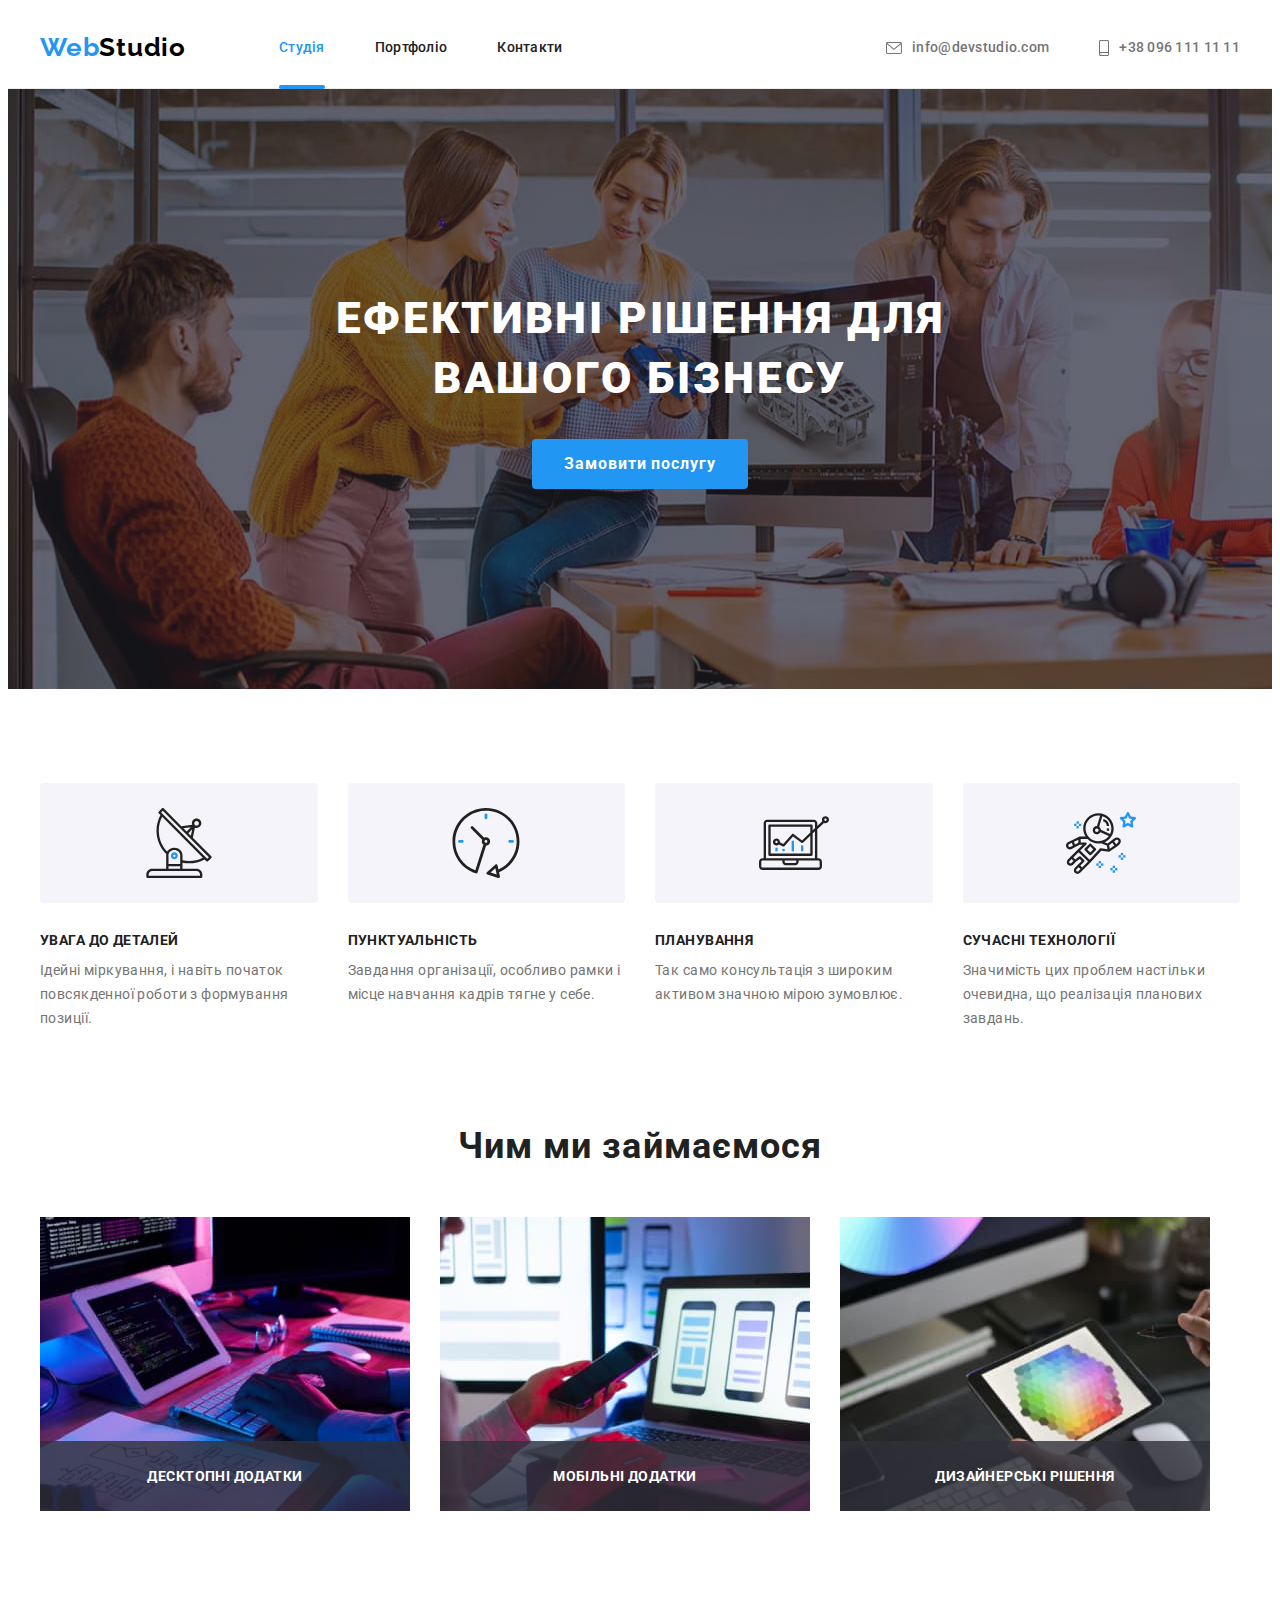
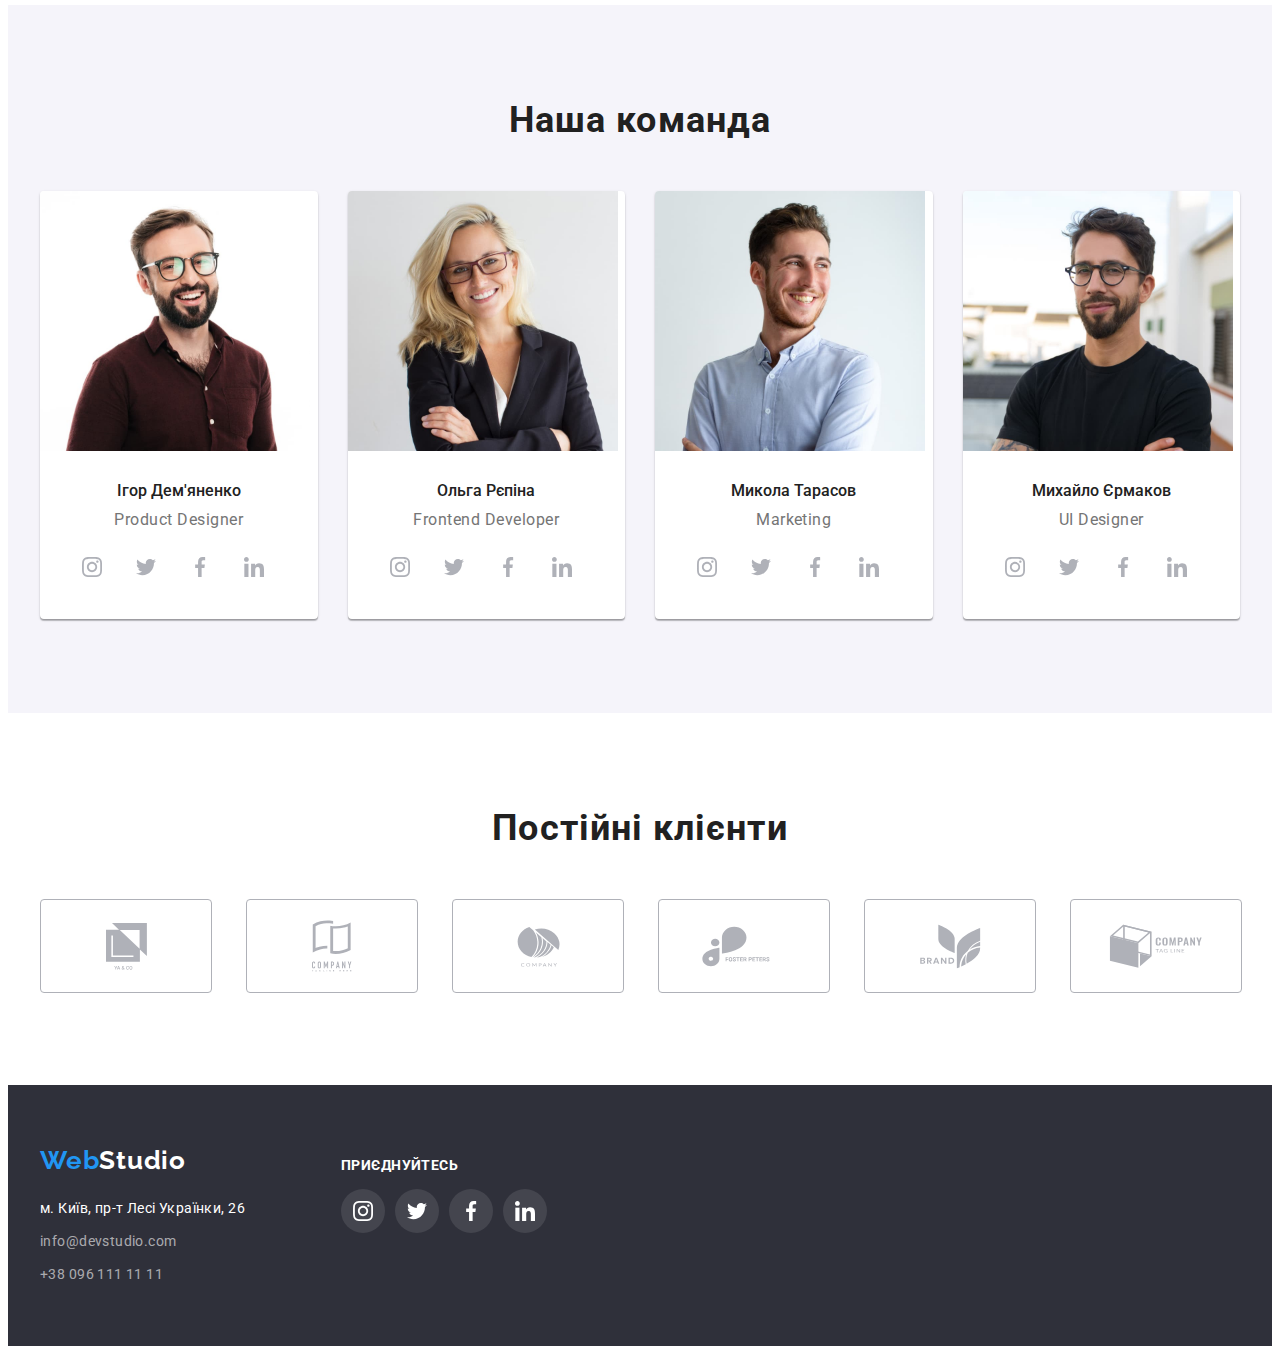
<file: index.html>
<!DOCTYPE html>
<html lang="uk">
  <head>
    <meta charset="UTF-8" />
    <meta http-equiv="X-UA-Compatible" content="IE=edge" />
    <meta name="viewport" content="width=device-width, initial-scale=1.0" />
    <title>Студія</title>
    <link
      rel="stylesheet"
      href="https://cdnjs.cloudflare.com/ajax/libs/modern-normalize/1.1.0/modern-normalize.min.css"
      integrity="sha512-wpPYUAdjBVSE4KJnH1VR1HeZfpl1ub8YT/NKx4PuQ5NmX2tKuGu6U/JRp5y+Y8XG2tV+wKQpNHVUX03MfMFn9Q=="
      crossorigin="anonymous"
      referrerpolicy="no-referrer" />
    <link rel="stylesheet" href="./css/styles.css" />
    <link rel="preconnect" href="https://fonts.googleapis.com" />
    <link rel="preconnect" href="https://fonts.gstatic.com" crossorigin />
    <link
      href="https://fonts.googleapis.com/css2?family=Montserrat:wght@400;700&family=Raleway:wght@700&family=Roboto:wght@400;500;700;900&display=swap"
      rel="stylesheet" />
  </head>
  <body>
    <!-- Header -->
    <header class="page-header">
      <div class="container">
        <a href="./" class="logo link"><span class="accent">Web</span>Studio</a>

        <nav>
          <ul class="pages list">
            <li class="item">
              <a class="link current" href="./">Студія</a>
            </li>
            <li class="item">
              <a class="link" href="./portfolio.html">Портфоліо</a>
            </li>
            <li class="item">
              <a class="link" href="">Контакти</a>
            </li>
          </ul>
        </nav>

        <ul class="contacts list">
          <li class="item">
            <a class="link email" href="mailto:info@devstudio.com">
              <svg class="ico-email" width="16" height="12">
                <use href="./images/sprite.svg#envelope"></use></svg
              >info@devstudio.com</a
            >
          </li>
          <li class="item">
            <a class="link tel" href="tel:+380961111111">
              <svg class="ico-tel" width="10" height="16">
                <use href="./images/sprite.svg#smartphone"></use></svg
              >+38 096 111 11 11</a
            >
          </li>
        </ul>
      </div>
    </header>

    <!-- Main content -->
    <main>
      <!-- Hat -->

      <section class="section hat">
        <div class="container">
          <h1 class="hat-title">Ефективні рішення для вашого бізнесу</h1>
          <button type="button" class="hat-button button" data-modal-open>
            Замовити послугу
          </button>
        </div>
        <div class="backdrop is-hidden" data-modal>
          <div class="modal">
            <span class="close" data-modal-close></span>
          </div>
        </div>
      </section>

      <!-- Features -->

      <section class="section features-section">
        <div class="container">
          <h2 class="features-title">Особливості</h2>
          <ul class="features-list list">
            <li class="item">
              <div class="features-thumb">
                <svg class="ico-features" width="70" height="70">
                  <use href="./images/sprite.svg#antenna"></use>
                </svg>
              </div>
              <h3 class="features-list-title">Увага до деталей</h3>
              <p>
                Ідейні міркування, і навіть початок повсякденної роботи з
                формування позиції.
              </p>
            </li>
            <li class="item">
              <div class="features-thumb">
                <svg class="ico-features" width="70" height="70">
                  <use href="./images/sprite.svg#clock"></use>
                </svg>
              </div>
              <h3 class="features-list-title">Пунктуальність</h3>
              <p>
                Завдання організації, особливо рамки і місце навчання кадрів
                тягне у себе.
              </p>
            </li>
            <li class="item">
              <div class="features-thumb">
                <svg class="ico-features" width="70" height="70">
                  <use href="./images/sprite.svg#diagram"></use>
                </svg>
              </div>
              <h3 class="features-list-title">Планування</h3>
              <p>
                Так само консультація з широким активом значною мірою зумовлює.
              </p>
            </li>
            <li class="item">
              <div class="features-thumb">
                <svg class="ico-features" width="70" height="70">
                  <use href="./images/sprite.svg#astronaut"></use>
                </svg>
              </div>
              <h3 class="features-list-title">Сучасні технології</h3>
              <p>
                Значимість цих проблем настільки очевидна, що реалізація
                планових завдань.
              </p>
            </li>
          </ul>
        </div>
      </section>

      <!-- Business -->

      <section class="section business-section">
        <div class="container">
          <h2 class="section-title">Чим ми займаємося</h2>
          <ul class="business-list list">
            <li class="item">
              <img
                src="./images/box1.jpg"
                alt="Десктопні додатки"
                width="370"
                height="294" />
              <div class="business-thumb">
                <p>Десктопні додатки</p>
              </div>
            </li>
            <li class="item">
              <img
                src="./images/box2.jpg"
                alt="Мобільні додатки"
                width="370"
                height="294" />

              <div class="business-thumb">
                <p>Мобільні додатки</p>
              </div>
            </li>
            <li class="item">
              <img
                src="./images/box3.jpg"
                alt="Дизайнерські рішення"
                width="370"
                height="294" />

              <div class="business-thumb">
                <p>Дизайнерські рішення</p>
              </div>
            </li>
          </ul>
        </div>
      </section>

      <!-- Team -->

      <section class="section team-section">
        <div class="container">
          <h2 class="team section-title">Наша команда</h2>
          <ul class="team list">
            <li class="item">
              <img
                src="./images/team1.jpg"
                class="team-photo"
                alt="Ігор Дем'яненко"
                width="270"
                height="260" />
              <div class="team-content">
                <h3 class="team-name">Ігор Дем'яненко</h3>
                <p class="team-position" lang="en">Product Designer</p>

                <ul class="socials list">
                  <li class="item">
                    <a class="socials-link" href="">
                      <svg class="ico-socials">
                        <use href="./images/sprite.svg#instagram"></use>
                      </svg>
                    </a>
                  </li>
                  <li class="item">
                    <a class="socials-link" href="">
                      <svg class="ico-socials">
                        <use href="./images/sprite.svg#twitter"></use>
                      </svg>
                    </a>
                  </li>
                  <li class="item">
                    <a class="socials-link" href="">
                      <svg class="ico-socials">
                        <use href="./images/sprite.svg#facebook"></use>
                      </svg>
                    </a>
                  </li>
                  <li class="item">
                    <a class="socials-link" href="">
                      <svg class="ico-socials">
                        <use href="./images/sprite.svg#linkedin"></use>
                      </svg>
                    </a>
                  </li>
                </ul>
              </div>
            </li>
            <li class="item">
              <img
                src="./images/team2.jpg"
                class="team-photo"
                alt="Ольга Рєпіна"
                width="270"
                height="260" />
              <div class="team-content">
                <h3 class="team-name">Ольга Рєпіна</h3>
                <p class="team-position" lang="en">Frontend Developer</p>

                <ul class="socials list">
                  <li class="item">
                    <a class="socials-link" href="">
                      <svg class="ico-socials">
                        <use href="./images/sprite.svg#instagram"></use>
                      </svg>
                    </a>
                  </li>
                  <li class="item">
                    <a class="socials-link" href="">
                      <svg class="ico-socials">
                        <use href="./images/sprite.svg#twitter"></use>
                      </svg>
                    </a>
                  </li>
                  <li class="item">
                    <a class="socials-link" href="">
                      <svg class="ico-socials">
                        <use href="./images/sprite.svg#facebook"></use>
                      </svg>
                    </a>
                  </li>
                  <li class="item">
                    <a class="socials-link" href="">
                      <svg class="ico-socials">
                        <use href="./images/sprite.svg#linkedin"></use>
                      </svg>
                    </a>
                  </li>
                </ul>
              </div>
            </li>
            <li class="item">
              <img
                src="./images/team3.jpg"
                class="team-photo"
                alt="Микола Тарасов"
                width="270"
                height="260" />
              <div class="team-content">
                <h3 class="team-name">Микола Тарасов</h3>
                <p class="team-position" lang="en">Marketing</p>
                <ul class="socials list">
                  <li class="item">
                    <a class="socials-link" href="">
                      <svg class="ico-socials">
                        <use href="./images/sprite.svg#instagram"></use>
                      </svg>
                    </a>
                  </li>
                  <li class="item">
                    <a class="socials-link" href="">
                      <svg class="ico-socials">
                        <use href="./images/sprite.svg#twitter"></use>
                      </svg>
                    </a>
                  </li>
                  <li class="item">
                    <a class="socials-link" href="">
                      <svg class="ico-socials">
                        <use href="./images/sprite.svg#facebook"></use>
                      </svg>
                    </a>
                  </li>
                  <li class="item">
                    <a class="socials-link" href="">
                      <svg class="ico-socials">
                        <use href="./images/sprite.svg#linkedin"></use>
                      </svg>
                    </a>
                  </li>
                </ul>
              </div>
            </li>
            <li class="item">
              <img
                src="./images/team4.jpg"
                class="team-photo"
                alt="Михайло Єрмаков"
                width="270"
                height="260" />
              <div class="team-content">
                <h3 class="team-name">Михайло Єрмаков</h3>
                <p class="team-position" lang="en">UI Designer</p>
                <ul class="socials list">
                  <li class="item">
                    <a class="socials-link" href="">
                      <svg class="ico-socials">
                        <use href="./images/sprite.svg#instagram"></use>
                      </svg>
                    </a>
                  </li>
                  <li class="item">
                    <a class="socials-link" href="">
                      <svg class="ico-socials">
                        <use href="./images/sprite.svg#twitter"></use>
                      </svg>
                    </a>
                  </li>
                  <li class="item">
                    <a class="socials-link" href="">
                      <svg class="ico-socials">
                        <use href="./images/sprite.svg#facebook"></use>
                      </svg>
                    </a>
                  </li>
                  <li class="item">
                    <a class="socials-link" href="">
                      <svg class="ico-socials">
                        <use href="./images/sprite.svg#linkedin"></use>
                      </svg>
                    </a>
                  </li>
                </ul>
              </div>
            </li>
          </ul>
        </div>
      </section>

      <!-- Clients -->
      <section class="section">
        <div class="container">
          <h2 class="section-title">Постійні клієнти</h2>
          <ul class="clients list">
            <li class="item">
              <a href="" class="clients-link">
                <svg class="clients-logo" width="41" height="47">
                  <use href="./images/sprite.svg#group-1"></use>
                </svg>
              </a>
            </li>
            <li class="item">
              <a href="" class="clients-link">
                <svg class="clients-logo" width="40" height="52">
                  <use href="./images/sprite.svg#group-2"></use>
                </svg>
              </a>
            </li>
            <li class="item">
              <a href="" class="clients-link">
                <svg class="clients-logo" width="43" height="41">
                  <use href="./images/sprite.svg#group-3"></use>
                </svg>
              </a>
            </li>
            <li class="item">
              <a href="" class="clients-link">
                <svg class="clients-logo" width="84" height="41">
                  <use href="./images/sprite.svg#group-4"></use>
                </svg>
              </a>
            </li>
            <li class="item">
              <a href="" class="clients-link">
                <svg class="clients-logo" width="63" height="45">
                  <use href="./images/sprite.svg#group-5"></use>
                </svg>
              </a>
            </li>
            <li class="item">
              <a href="" class="clients-link">
                <svg class="clients-logo" width="94" height="44">
                  <use href="./images/sprite.svg#group-6"></use>
                </svg>
              </a>
            </li>
          </ul>
        </div>
      </section>
    </main>

    <!-- Footer -->
    <footer>
      <div class="container footer">
        <div class="about">
          <a href="./" class="logo link"
            ><span class="accent">Web</span>Studio</a
          >

          <address class="address">
            <ul class="list">
              <li class="item">
                <p>м. Київ, пр-т Лесі Українки, 26</p>
              </li>
              <li class="item">
                <a class="link" href="mailto:info@devstudio.com"
                  >info@devstudio.com</a
                >
              </li>
              <li class="item">
                <a class="link" href="tel:+380961111111">+38 096 111 11 11</a>
              </li>
            </ul>
          </address>
        </div>

        <div class="subscribe">
          <h3 class="subscribe-title">Приєднуйтесь</h3>
          <ul class="socials list">
            <li class="item">
              <a class="socials-link" href="">
                <svg class="ico-socials">
                  <use href="./images/sprite.svg#instagram"></use>
                </svg>
              </a>
            </li>
            <li class="item">
              <a class="socials-link" href="">
                <svg class="ico-socials">
                  <use href="./images/sprite.svg#twitter"></use>
                </svg>
              </a>
            </li>
            <li class="item">
              <a class="socials-link" href="">
                <svg class="ico-socials">
                  <use href="./images/sprite.svg#facebook"></use>
                </svg>
              </a>
            </li>
            <li class="item">
              <a class="socials-link" href="">
                <svg class="ico-socials">
                  <use href="./images/sprite.svg#linkedin"></use>
                </svg>
              </a>
            </li>
          </ul>
        </div>
      </div>
    </footer>

    <script src="./js/modal.js"></script>
  </body>
</html>
</file>
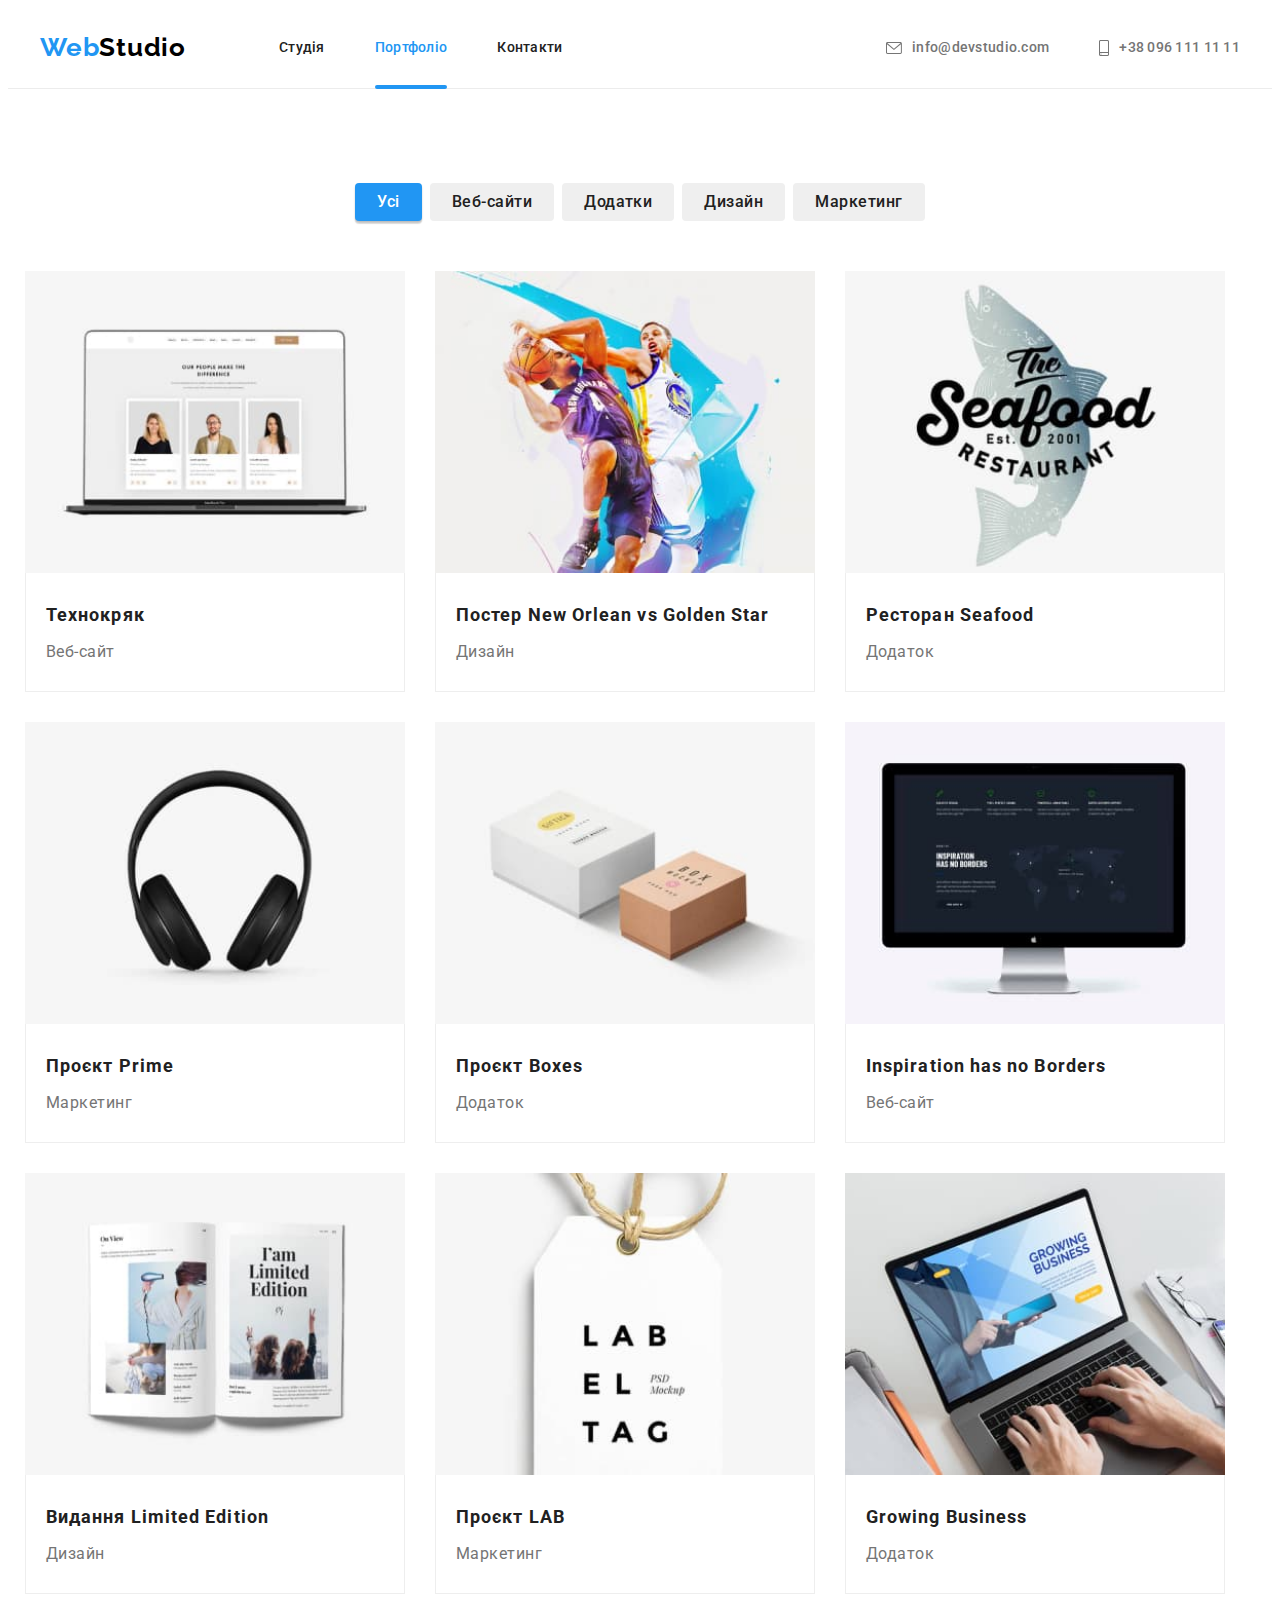
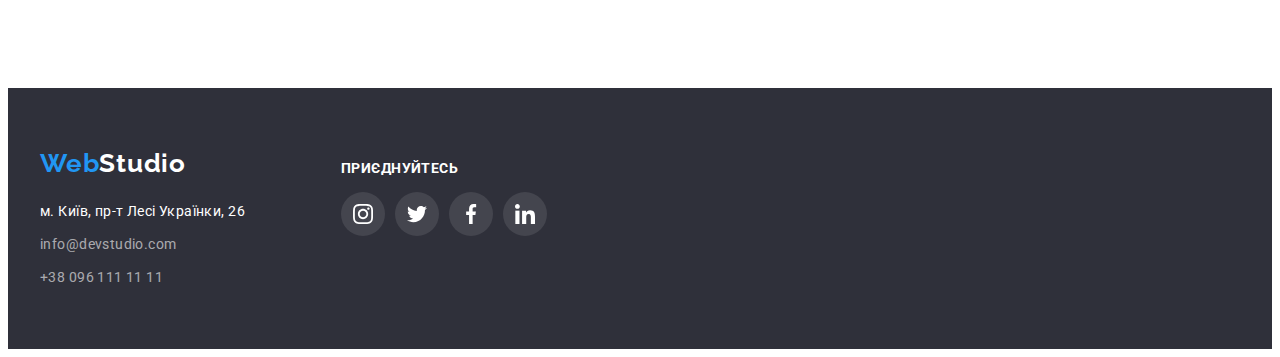
<file: portfolio.html>
<!DOCTYPE html>
<html lang="uk">
  <head>
    <link
      rel="stylesheet"
      href="https://cdnjs.cloudflare.com/ajax/libs/modern-normalize/1.1.0/modern-normalize.min.css"
      integrity="sha512-wpPYUAdjBVSE4KJnH1VR1HeZfpl1ub8YT/NKx4PuQ5NmX2tKuGu6U/JRp5y+Y8XG2tV+wKQpNHVUX03MfMFn9Q=="
      crossorigin="anonymous"
      referrerpolicy="no-referrer" />
    <meta charset="UTF-8" />
    <meta http-equiv="X-UA-Compatible" content="IE=edge" />
    <meta name="viewport" content="width=device-width, initial-scale=1.0" />
    <title>Портфоліо</title>
    <link rel="stylesheet" href="./css/styles.css" />
    <link rel="preconnect" href="https://fonts.googleapis.com" />
    <link rel="preconnect" href="https://fonts.gstatic.com" crossorigin />
    <link
      href="https://fonts.googleapis.com/css2?family=Montserrat:wght@400;700&family=Raleway:wght@700&family=Roboto:wght@400;500;700;900&display=swap"
      rel="stylesheet" />
  </head>

  <body>
    <!-- Header -->
    <header class="page-header">
      <div class="container">
        <a href="./" class="logo link"><span class="accent">Web</span>Studio</a>

        <nav>
          <ul class="pages list">
            <li class="item">
              <a class="link" href="./">Студія</a>
            </li>
            <li class="item">
              <a class="link current" href="./portfolio.html">Портфоліо</a>
            </li>
            <li class="item">
              <a class="link" href="">Контакти</a>
            </li>
          </ul>
        </nav>

        <ul class="contacts list">
          <li class="item">
            <a class="link email" href="mailto:info@devstudio.com">
              <svg class="ico-email" width="16" height="12">
                <use href="./images/sprite.svg#envelope"></use></svg
              >info@devstudio.com</a
            >
          </li>
          <li class="item">
            <a class="link tel" href="tel:+380961111111">
              <svg class="ico-tel" width="10" height="16">
                <use href="./images/sprite.svg#smartphone"></use></svg
              >+38 096 111 11 11</a
            >
          </li>
        </ul>
      </div>
    </header>

    <!-- Main content -->
    <main>
      <section class="section projects-section">
        <div class="container">
          <h1 class="projects-title">Проекти</h1>

          <!-- Filter -->
          <ul class="filter-list list">
            <li class="item">
              <button type="button" class="button active">Усі</button>
            </li>
            <li class="item">
              <button type="button" class="button">Веб-сайти</button>
            </li>
            <li class="item">
              <button type="button" class="button">Додатки</button>
            </li>
            <li class="item">
              <button type="button" class="button">Дизайн</button>
            </li>
            <li class="item">
              <button type="button" class="button">Маркетинг</button>
            </li>
          </ul>

          <!-- Projects -->
          <ul class="projects list">
            <li class="item">
              <a href="" class="link">
                <div class="projects-thumb">
                  <img
                    class="projects-pic"
                    src="./images/project1.jpg"
                    alt="Технокряк"
                    width="370" />
                  <div class="projects-description-thumb">
                    <p class="projects-description">
                      Ресурс пропонує комплексні пропозиції з різним рівнем
                      функціоналу та сервісів. Все це дозволить відвідувачу
                      отримати вичерпні відомості про компанію чи приватну
                      особу.
                    </p>
                  </div>
                </div>
                <div class="projects-content">
                  <h2 class="projects-company">Технокряк</h2>
                  <p class="projects-type">Веб-сайт</p>
                </div>
              </a>
            </li>
            <li class="item">
              <a href="" class="link">
                <div class="projects-thumb">
                  <img
                    class="projects-pic"
                    src="./images/project2.jpg"
                    alt="Постер New Orlean vs Golden Star"
                    width="370" />
                  <div class="projects-description-thumb">
                    <p class="projects-description">
                      Ресурс пропонує комплексні пропозиції з різним рівнем
                      функціоналу та сервісів. Все це дозволить відвідувачу
                      отримати вичерпні відомості про компанію чи приватну
                      особу.
                    </p>
                  </div>
                </div>
                <div class="projects-content">
                  <h2 class="projects-company">
                    Постер New Orlean vs Golden Star
                  </h2>
                  <p class="projects-type">Дизайн</p>
                </div>
              </a>
            </li>
            <li class="item">
              <a href="" class="link">
                <div class="projects-thumb">
                  <img
                    class="projects-pic"
                    src="./images/project3.jpg"
                    alt="Ресторан Seafood"
                    width="370" />
                  <div class="projects-description-thumb">
                    <p class="projects-description">
                      Ресурс пропонує комплексні пропозиції з різним рівнем
                      функціоналу та сервісів. Все це дозволить відвідувачу
                      отримати вичерпні відомості про компанію чи приватну
                      особу.
                    </p>
                  </div>
                </div>
                <div class="projects-content">
                  <h2 class="projects-company">Ресторан Seafood</h2>
                  <p class="projects-type">Додаток</p>
                </div>
              </a>
            </li>
            <li class="item">
              <a href="" class="link">
                <div class="projects-thumb">
                  <img
                    class="projects-pic"
                    src="./images/project4.jpg"
                    alt="Проєкт Prime"
                    width="370" />
                  <div class="projects-description-thumb">
                    <p class="projects-description">
                      Ресурс пропонує комплексні пропозиції з різним рівнем
                      функціоналу та сервісів. Все це дозволить відвідувачу
                      отримати вичерпні відомості про компанію чи приватну
                      особу.
                    </p>
                  </div>
                </div>
                <div class="projects-content">
                  <h2 class="projects-company">Проєкт Prime</h2>
                  <p class="projects-type">Маркетинг</p>
                </div>
              </a>
            </li>
            <li class="item">
              <a href="" class="link">
                <div class="projects-thumb">
                  <img
                    class="projects-pic"
                    src="./images/project5.jpg"
                    alt="Проєкт Boxes"
                    width="370" />
                  <div class="projects-description-thumb">
                    <p class="projects-description">
                      Ресурс пропонує комплексні пропозиції з різним рівнем
                      функціоналу та сервісів. Все це дозволить відвідувачу
                      отримати вичерпні відомості про компанію чи приватну
                      особу.
                    </p>
                  </div>
                </div>
                <div class="projects-content">
                  <h2 class="projects-company">Проєкт Boxes</h2>
                  <p class="projects-type">Додаток</p>
                </div>
              </a>
            </li>
            <li class="item">
              <a href="" class="link">
                <div class="projects-thumb">
                  <img
                    class="projects-pic"
                    src="./images/project6.jpg"
                    alt="Inspiration has no Borders"
                    width="370" />
                  <div class="projects-description-thumb">
                    <p class="projects-description">
                      Ресурс пропонує комплексні пропозиції з різним рівнем
                      функціоналу та сервісів. Все це дозволить відвідувачу
                      отримати вичерпні відомості про компанію чи приватну
                      особу.
                    </p>
                  </div>
                </div>
                <div class="projects-content">
                  <h2 class="projects-company">Inspiration has no Borders</h2>
                  <p class="projects-type">Веб-сайт</p>
                </div>
              </a>
            </li>
            <li class="item">
              <a href="" class="link">
                <div class="projects-thumb">
                  <img
                    class="projects-pic"
                    src="./images/project7.jpg"
                    alt="Видання Limited Edition"
                    width="370" />
                  <div class="projects-description-thumb">
                    <p class="projects-description">
                      Ресурс пропонує комплексні пропозиції з різним рівнем
                      функціоналу та сервісів. Все це дозволить відвідувачу
                      отримати вичерпні відомості про компанію чи приватну
                      особу.
                    </p>
                  </div>
                </div>
                <div class="projects-content">
                  <h2 class="projects-company">Видання Limited Edition</h2>
                  <p class="projects-type">Дизайн</p>
                </div>
              </a>
            </li>
            <li class="item">
              <a href="" class="link">
                <div class="projects-thumb">
                  <img
                    class="projects-pic"
                    src="./images/project8.jpg"
                    alt="Проєкт LAB"
                    width="370" />
                  <div class="projects-description-thumb">
                    <p class="projects-description">
                      Ресурс пропонує комплексні пропозиції з різним рівнем
                      функціоналу та сервісів. Все це дозволить відвідувачу
                      отримати вичерпні відомості про компанію чи приватну
                      особу.
                    </p>
                  </div>
                </div>
                <div class="projects-content">
                  <h2 class="projects-company">Проєкт LAB</h2>
                  <p class="projects-type">Маркетинг</p>
                </div>
              </a>
            </li>
            <li class="item">
              <a href="" class="link">
                <div class="projects-thumb">
                  <img
                    class="projects-pic"
                    src="./images/project9.jpg"
                    alt="Growing Business"
                    width="370" />
                  <div class="projects-description-thumb">
                    <p class="projects-description">
                      Ресурс пропонує комплексні пропозиції з різним рівнем
                      функціоналу та сервісів. Все це дозволить відвідувачу
                      отримати вичерпні відомості про компанію чи приватну
                      особу.
                    </p>
                  </div>
                </div>
                <div class="projects-content">
                  <h2 class="projects-company">Growing Business</h2>
                  <p class="projects-type">Додаток</p>
                </div>
              </a>
            </li>
          </ul>
        </div>
      </section>
    </main>

    <!-- Footer -->
    <footer>
      <div class="container footer">
        <div class="about">
          <a href="./" class="logo link"
            ><span class="accent">Web</span>Studio</a
          >

          <address class="address">
            <ul class="list">
              <li class="item">
                <p>м. Київ, пр-т Лесі Українки, 26</p>
              </li>
              <li class="item">
                <a class="link" href="mailto:info@devstudio.com"
                  >info@devstudio.com</a
                >
              </li>
              <li class="item">
                <a class="link" href="tel:+380961111111">+38 096 111 11 11</a>
              </li>
            </ul>
          </address>
        </div>

        <div class="subscribe">
          <h3 class="subscribe-title">Приєднуйтесь</h3>
          <ul class="socials list">
            <li class="item">
              <a class="socials-link" href="">
                <svg class="ico-socials">
                  <use href="./images/sprite.svg#instagram"></use>
                </svg>
              </a>
            </li>
            <li class="item">
              <a class="socials-link" href="">
                <svg class="ico-socials">
                  <use href="./images/sprite.svg#twitter"></use>
                </svg>
              </a>
            </li>
            <li class="item">
              <a class="socials-link" href="">
                <svg class="ico-socials">
                  <use href="./images/sprite.svg#facebook"></use>
                </svg>
              </a>
            </li>
            <li class="item">
              <a class="socials-link" href="">
                <svg class="ico-socials">
                  <use href="./images/sprite.svg#linkedin"></use>
                </svg>
              </a>
            </li>
          </ul>
        </div>
      </div>
    </footer>
  </body>
</html>
</file>
<file: css/styles.css>
:root {
  --primary-color: #757575;
  --secondary-color: #212121;
  --additional-color: #f5f4fa;
  --contrast-color: #ffffff;
  --contrast-base-color: #2f303a;
  --icon-color: #afb1b8;
  --accent: #2196f3;
  --grid-gap: 30px;
  --grid-raw-elements: 3;
  --transition-function: 250ms cubic-bezier(0.4, 0, 0.2, 1);
}

body {
  min-width: 1200px;
  font-family: Roboto, sans-serif;
  color: var(--primary-color);
}

ul,
p,
h1,
h2,
h3,
h4,
h5,
h6 {
  margin: 0;
  margin-bottom: 0;
  padding: 0;
}

img {
  display: block;
  max-width: 100%;
}

.list {
  list-style: none;
}

.link {
  text-decoration: none;
}

.accent {
  color: var(--accent);
}

.button {
  font: inherit;
  border: none;
  color: var(--contrast-color);
  cursor: pointer;
}

.section {
  padding-top: 94px;
  padding-bottom: 94px;
}

.container {
  display: inherit;
  width: 1200px;
  margin: 0 auto;
  padding-left: 15px;
  padding-right: 15px;
}

/* Header */

.page-header {
  display: flex;
  border-bottom: 1px solid #ececec;
}

.page-header .container {
  align-items: center;
}

.logo {
  font-family: Raleway;
  font-weight: 700;
  font-size: 26px;
  line-height: 1.2;
  letter-spacing: 0.03em;
  color: black;
}

.page-header .logo {
  padding-top: 24px;
  padding-bottom: 25px;
}

.pages {
  margin-left: 93px;
}

.contacts {
  margin-left: auto;
}

.pages,
.contacts {
  display: flex;
}

.pages .item + .item,
.contacts .item + .item {
  margin-left: 50px;
}

.pages .link,
.contacts .link {
  display: block;
  font-weight: 500;
  font-size: 14px;
  line-height: 1.14;
  letter-spacing: 0.02em;
  padding-top: 32px;
  padding-bottom: 32px;
}

.pages .link {
  position: relative;
  color: var(--secondary-color);
}

.pages .link.current {
  color: var(--accent);
}

.current::after {
  content: "";
  position: absolute;
  left: 0;
  bottom: -1px;
  width: 100%;
  height: 100%;
  background-color: var(--accent);
  border-radius: 2px;
  height: 4px;
}

.contacts .link {
  display: flex;
  align-items: center;
  color: var(--primary-color);
}

.contacts .link,
.pages .link,
.address .link {
  transition: color var(--transition-function);
}

.pages .link:hover,
.pages .link:focus,
.contacts .link:hover,
.contacts .link:focus,
.address .link:hover,
.address .link:focus {
  color: var(--accent);
}

.ico-email,
.ico-tel {
  margin-right: 10px;
  vertical-align: middle;
  fill: currentColor;
}

/* Studio content */

/* Hat */
.hat {
  max-width: 1600px;
  margin: 0 auto;
  padding-top: 200px;
  padding-bottom: 200px;
  text-align: center;
  background-color: var(--contrast-base-color);
  background-image: linear-gradient(
      rgba(47, 48, 58, 0.4),
      rgba(47, 48, 58, 0.4)
    ),
    url("../images/hero-bcg.jpg");
  background-size: cover;
}

.hat-title {
  width: 696px;
  margin: 0 auto;
  font-weight: 900;
  font-size: 44px;
  line-height: 1.36;
  letter-spacing: 0.06em;
  text-transform: uppercase;
  color: var(--contrast-color);
}

.hat-button {
  margin-top: 30px;
  padding: 10px 32px;
  font-weight: 700;
  font-size: 16px;
  line-height: 1.88;
  letter-spacing: 0.06em;
  color: var(--contrast-color);
  background-color: var(--accent);
  border-radius: 4px;
  transition: background-color var(--transition-function);
}

.hat-button:hover,
.hat-button:focus {
  background-color: #188ce8;
}

/* Modal */

.backdrop {
  position: fixed;
  z-index: 10;
  display: flex;
  justify-content: center;
  align-items: center;
  width: 100%;
  height: 100%;
  top: 0;
  left: 0;
  scale: 1;
  opacity: 1;
  background-color: rgba(0, 0, 0, 0.1);
  transition: scale var(--transition-function),
    opacity var(--transition-function), visibility var(--transition-function);
}

.is-hidden {
  visibility: hidden;
  opacity: 0;
  pointer-events: none;
  scale: 1.2;
}

.modal {
  position: relative;
  width: 528px;
  min-height: 581px;
  border-radius: 4px;
  background-color: var(--contrast-color);
}

.close {
  position: absolute;
  top: 8px;
  right: 8px;
  width: 30px;
  height: 30px;
  cursor: pointer;
  border: 1px solid rgba(0, 0, 0, 0.1);
  border-radius: 50%;
}

.close:before,
.close:after {
  content: "";
  position: absolute;
  top: 50%;
  left: 50%;
  width: 11px;
  height: 1px;
  background: #000000;
}

.close:before {
  webkit-transform: translate(-50%, -50%), rotate(45deg);
  transform: translate(-50%, -50%) rotate(45deg);
}

.close:after {
  webkit-transform: translate(-50%, -50%), rotate(45deg);
  transform: translate(-50%, -50%) rotate(-45deg);
}

/* Features */

.features-section {
  font-size: 14px;
  line-height: 1.71;
  letter-spacing: 0.03em;
}

.features-list {
  display: flex;
}

.features-list .item {
  width: calc((100% - 90px) / 4);
}

.features-list .item + .item {
  margin-left: 30px;
}

.features-thumb {
  display: flex;
  height: 120px;
  margin-bottom: 30px;
  justify-content: center;
  align-items: center;
  border-radius: 4px;
  background-color: var(--additional-color);
}

.ico-features {
  margin: 0 auto;
}

.features-title,
.projects-title {
  display: none;
}

.features-list-title {
  margin-bottom: 10px;
  font-size: 14px;
  line-height: 1.14;
  letter-spacing: 0.03em;
  text-transform: uppercase;
  color: var(--secondary-color);
}

/* Business */

.business-section {
  padding-top: 0;
}

.section-title {
  margin-bottom: 50px;
  font-size: 36px;
  line-height: 1.17;
  text-align: center;
  letter-spacing: 0.03em;
  color: var(--secondary-color);
}

.business-list {
  display: flex;
}

.business-list .item {
  position: relative;
}

.business-list .item + .item {
  margin-left: 30px;
}

.business-thumb {
  position: absolute;
  display: flex;
  justify-content: center;
  align-items: center;
  left: 0;
  bottom: 0;
  width: 100%;
  height: 70px;
  font-weight: 700;
  font-size: 14px;
  letter-spacing: 0.03em;
  text-transform: uppercase;
  color: var(--contrast-color);
  background-color: rgba(47, 48, 58, 0.8);
}

/* Team */

.team-section {
  background-color: var(--additional-color);
}

.team.list {
  display: flex;
}

.team > .item {
  width: calc((100% - 90px) / 4);
  background-color: var(--contrast-color);
  border-radius: 4px;
  overflow: hidden;
  box-shadow: 0px 1px 3px rgba(0, 0, 0, 0.12), 0px 1px 1px rgba(0, 0, 0, 0.14),
    0px 2px 1px rgba(0, 0, 0, 0.2);
}

.team > .item + .item {
  margin-left: 30px;
}

.team-name {
  font-weight: 500;
  font-size: 16px;
  line-height: 1.19;
  text-align: center;
  color: var(--secondary-color);
}

.team-position {
  margin-top: 10px;
  font-size: 16px;
  line-height: 1.19;
  text-align: center;
  letter-spacing: 0.03em;
}

.team-content {
  padding: 30px;
}

.socials {
  display: flex;
  margin-top: 16px;
}

.socials > .item + .item {
  margin-left: 10px;
}

.socials-link {
  display: flex;
  width: 44px;
  height: 44px;
  justify-content: center;
  align-items: center;
  border-radius: 50%;
  color: var(--icon-color);
  transition: color var(--transition-function),
    background-color var(--transition-function);
}

.socials-link:hover,
.socials-link:focus {
  color: var(--contrast-color);
  background-color: var(--accent);
}

.ico-socials {
  width: 20px;
  height: 20px;
  fill: currentColor;
}

/* CLients */

.clients {
  display: flex;
  flex-wrap: wrap;
  justify-content: space-between;
  color: var(--icon-color);
}

.clients > .item {
  width: 170px;
  height: 92px;
}

.clients-link {
  display: flex;
  justify-content: center;
  align-items: center;
  width: 100%;
  height: 100%;
  color: currentColor;
  border: 1px solid var(--icon-color);
  border-radius: 4px;
  transition: color var(--transition-function),
    border-color var(--transition-function);
}

.clients-link:hover,
.clients-link:focus {
  color: var(--accent);
  border-color: var(--accent);
}

.clients > .item + .item {
  margin-left: 30px;
}

.clients-logo {
  fill: currentColor;
}

/* Footer */

footer {
  padding-top: 60px;
  padding-bottom: 60px;
  background-color: var(--contrast-base-color);
}

footer .logo {
  color: var(--contrast-color);
}

.container.footer {
  display: flex;
}

.about {
  min-width: 231px;
}

.address {
  margin-top: 20px;
  font-style: normal;
  font-size: 14px;
  line-height: 24px;
  letter-spacing: 0.03em;
  color: var(--contrast-color);
}

.address .item + .item {
  margin-top: 9px;
}

.address .link {
  color: rgba(255, 255, 255, 0.6);
}

.subscribe {
  margin-left: 70px;
  padding-top: 12px;
}

.subscribe-title {
  font-size: 14px;
  line-height: 16px;
  letter-spacing: 0.03em;
  text-transform: uppercase;
  color: var(--contrast-color);
}

.subscribe .socials-list {
  margin-top: 20px;
}

.subscribe .socials-link {
  color: var(--contrast-color);
  background: rgba(255, 255, 255, 0.1);
  transition: background-color var(--transition-function);
}

.subscribe .socials-link:hover,
.subscribe .socials-link:focus {
  background-color: var(--accent);
}

/* _______________________Portfolio____________________ */

.filter-title {
  display: none;
}

.filter-list {
  display: flex;
  margin-bottom: 50px;
  justify-content: center;
}

.filter-list .item + .item {
  margin-left: 8px;
}

.filter-list .button {
  padding: 6px 22px;
  font-weight: 500;
  font-size: 16px;
  line-height: 1.62;
  text-align: center;
  letter-spacing: 0.03em;
  border-radius: 4px;
  color: var(--secondary-color);
  transition: color var(--transition-function),
    background-color var(--transition-function),
    box-shadow var(--transition-function);
}

.filter-list .button.active,
.filter-list .button:hover,
.filter-list .button:focus {
  color: var(--contrast-color);
  background-color: var(--accent);
  box-shadow: 0px 3px 1px rgba(0, 0, 0, 0.1), 0px 1px 2px rgba(0, 0, 0, 0.08),
    0px 2px 2px rgba(0, 0, 0, 0.12);
}

/* Projects */
.projects-section .container {
  width: 1230px;
}

.projects {
  display: flex;
  width: 100%;
  margin-top: calc(-1 * var(--grid-gap));
  margin-left: calc(-1 * var(--grid-gap));
  flex-wrap: wrap;
}

.projects .link {
  display: block;
  transition: box-shadow var(--transition-function);
}

.projects .link:hover,
.projects .link:focus {
  box-shadow: 0px 1px 1px rgba(0, 0, 0, 0.12), 0px 4px 4px rgba(0, 0, 0, 0.06),
    1px 4px 6px rgba(0, 0, 0, 0.16);
}

.projects-thumb {
  position: relative;
  overflow: hidden;
}

.projects-description-thumb {
  position: absolute;
  display: flex;
  width: 100%;
  height: 100%;
  justify-content: center;
  align-items: center;
  background: rgba(33, 150, 243, 0.9);
  transition: transform var(--transition-function);
}

.projects .link:hover .projects-description-thumb,
.projects .link:focus .projects-description-thumb {
  transform: translateY(-100%);
}

.projects-description {
  padding-left: 24px;
  padding-right: 24px;
  font-size: 18px;
  line-height: 1.56;
  letter-spacing: 0.03em;
  color: var(--contrast-color);
}

.projects-pic {
  display: block;
  width: 100%;
}

.projects > .item {
  display: block;
  flex-basis: calc(
    (100% - (var(--grid-raw-elements) * (var(--grid-gap)))) /
      var(--grid-raw-elements)
  );
  margin-top: var(--grid-gap);
  margin-left: var(--grid-gap);
}

.projects .projects-company {
  font-size: 18px;
  line-height: 2;
  letter-spacing: 0.06em;
  color: var(--secondary-color);
}

.projects .projects-type {
  font-size: 16px;
  line-height: 1.88;
  letter-spacing: 0.03em;
  color: var(--primary-color);
}

.projects-content {
  padding: 24px 20px;
  border: 1px solid #eeeeee;
  border-top: none;
}

.projects-content p {
  margin-top: 4px;
}
</file>
